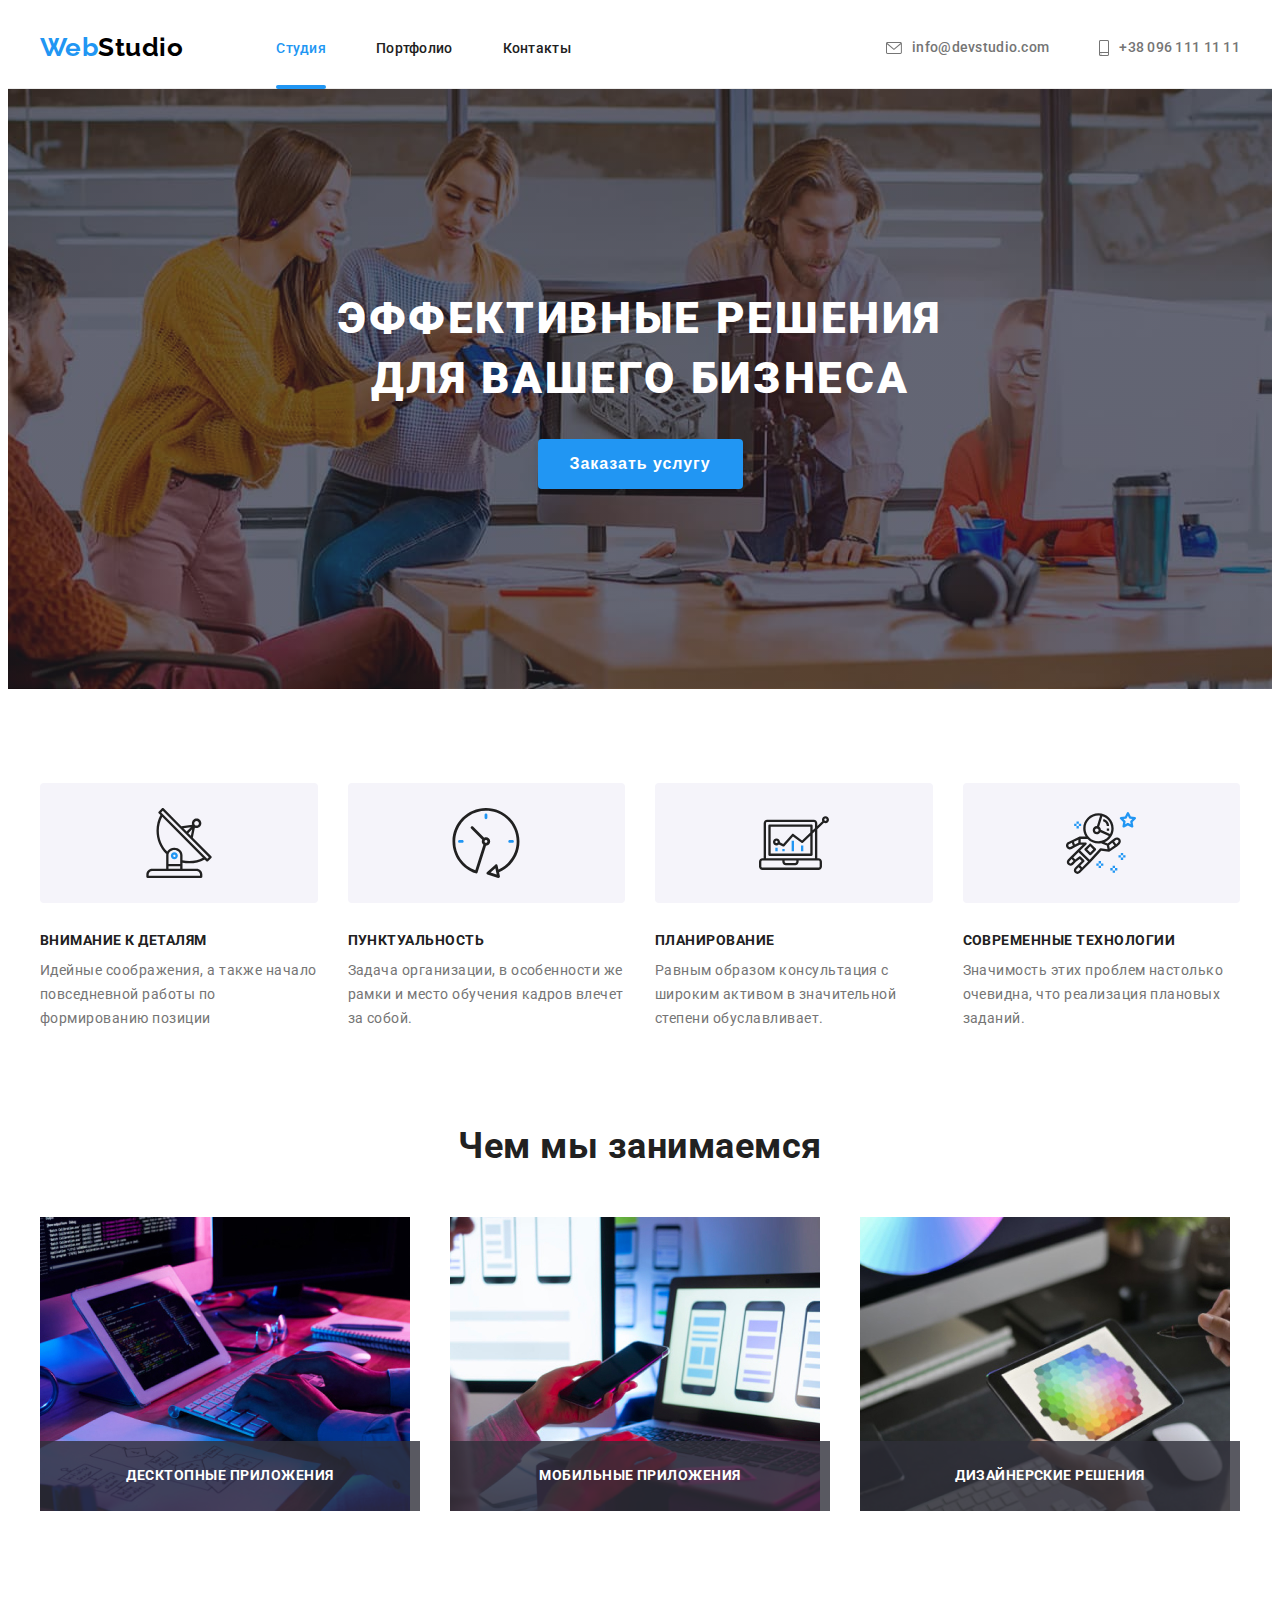
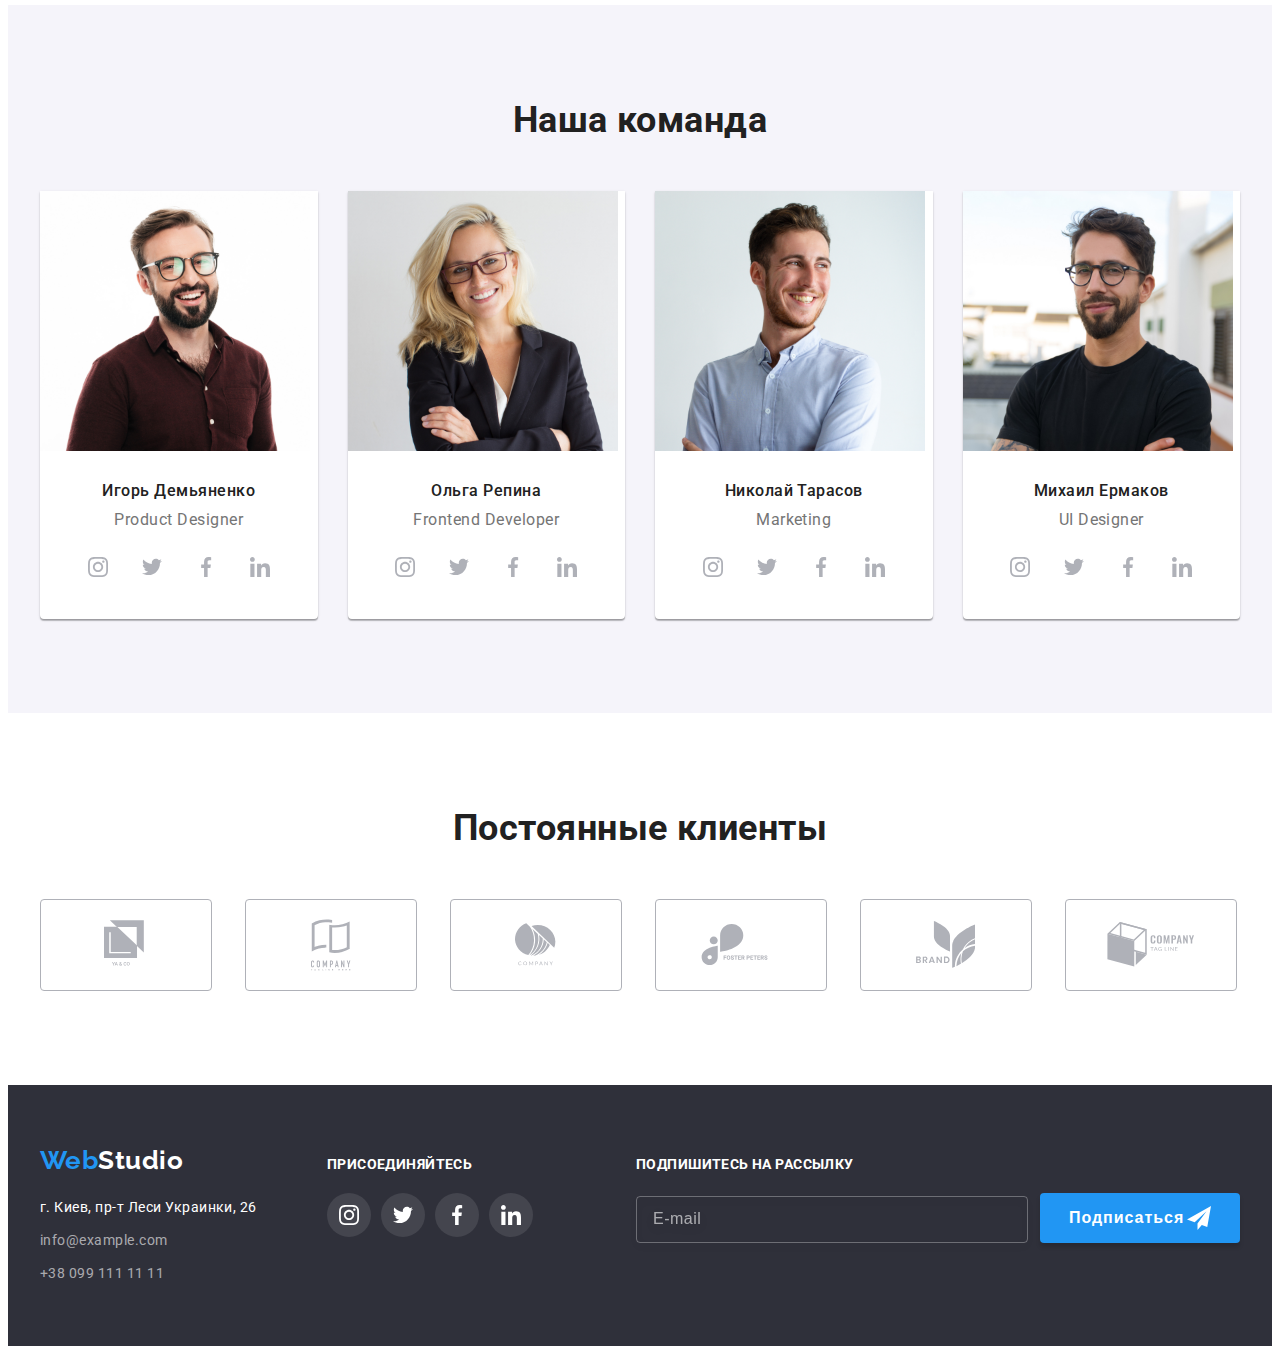
<file: index.html>
<!DOCTYPE html>
<html lang="ru">
  <head>
    <meta charset="UTF-8" />
    <meta name="viewport" content="width=device-width, initial-scale=1.0" />
    <title>Студия</title>
    <link
      rel="stylesheet"
      href="https://cdnjs.cloudflare.com/ajax/libs/modern-normalize/1.0.0/modern-normalize.css"
      integrity="sha512-Zx6MlUMKSVJoQ+83OwhdILe8cSEsCzfqThJd7J/VA2UrK6Ctj85p+xzqfyuNXE5B1k25uUdmJ2OzItbBy9GHAQ=="
      crossorigin="anonymous"
    />
    <link rel="preconnect" href="https://fonts.gstatic.com" />
    <link
      href="https://fonts.googleapis.com/css2?family=Raleway:wght@700&family=Roboto:wght@400;500;700;900&display=swap"
      rel="stylesheet"
    />
    <link rel="stylesheet" href="./css/main.min.css" />
  </head>
  <body>
    <header class="page-header">
      <div class="container page-header__container">
        <nav class="nav-menu">
          <a href="index.html" lang="en" class="logo logo--light link"
            ><span class="logo__accent-text">Web</span>Studio</a
          >
          <ul class="site-nav list">
            <li class="site-nav__item">
              <a href="index.html" class="site-nav__link current link"
                >Студия</a
              >
            </li>
            <li class="site-nav__item">
              <a href="./portfolio.html" class="site-nav__link link"
                >Портфолио</a
              >
            </li>
            <li class="site-nav__item">
              <a href="Контакты" class="site-nav__link link">Контакты</a>
            </li>
          </ul>
        </nav>
        <ul class="contact list">
          <li class="contact__item">
            <a
              href="mailto:info@devstudio.com"
              class="contact__link link"
              aria-label="mail"
            >
              <svg class="contact__icon" width="16" height="12">
                <use href="./images/icon.svg#icon-envelope-hover"></use>
              </svg>
              info@devstudio.com</a
            >
          </li>
          <li class="contact__item">
            <a
              href="tel:+380961111111"
              class="contact__link link"
              aria-label="call"
            >
              <svg class="contact__icon" width="10" height="16">
                <use href="./images/icon.svg#icon-smartphone"></use>
              </svg>
              +38 096 111 11 11</a
            >
          </li>
        </ul>
      </div>
    </header>
    <main>
      <!--Hero-->

      <section class="hero hero-container">
        <h1 class="hero__title">Эффективные решения для вашего бизнеса</h1>
        <button type="button" class="btn" data-modal-open>
          Заказать услугу
        </button>
      </section>

      <!--Features-->

      <section class="section section-features">
        <div class="container">
          <h2 class="section-title visually-hidden">Особенности</h2>
          <ul class="features list">
            <li class="features__item">
              <div class="features__wrappper">
                <svg class="features__icon" width="70" height="70">
                  <use href="./images/icon.svg#icon-antenna-1"></use>
                </svg>
              </div>
              <h3 class="features__title">Внимание к деталям</h3>
              <p class="features__text">
                Идейные соображения, а также начало повседневной работы по
                формированию позиции
              </p>
            </li>
            <li class="features__item">
              <div class="features__wrappper">
                <svg class="features__icon" width="70" height="70">
                  <use href="./images/icon.svg#icon-clock-1"></use>
                </svg>
              </div>
              <h3 class="features__title">Пунктуальность</h3>
              <p class="features__text">
                Задача организации, в особенности же рамки и место обучения
                кадров влечет за собой.
              </p>
            </li>
            <li class="features__item">
              <div class="features__wrappper">
                <svg class="features__icon" width="70" height="70">
                  <use href="./images/icon.svg#icon-diagram-1"></use>
                </svg>
              </div>
              <h3 class="features__title">Планирование</h3>
              <p class="features__text">
                Равным образом консультация с широким активом в значительной
                степени обуславливает.
              </p>
            </li>
            <li class="features__item">
              <div class="features__wrappper">
                <svg class="features__icon" width="70" height="70">
                  <use href="./images/icon.svg#icon-astronaut-1"></use>
                </svg>
              </div>
              <h3 class="features__title">Современные технологии</h3>
              <p class="features__text">
                Значимость этих проблем настолько очевидна, что реализация
                плановых заданий.
              </p>
            </li>
          </ul>
        </div>
      </section>

      <!--Our work-->

      <section class="section">
        <div class="container">
          <h2 class="section-title">Чем мы занимаемся</h2>
          <ul class="work list">
            <li class="work__item">
              <div class="work-wrapper">
                <img
                  src="./images/img-1.jpg"
                  alt="Разработка приложений на компьютер"
                  width="370"
                  height="294"
                />
                <p class="work-wrapper__text">Десктопные приложения</p>
              </div>
            </li>
            <li class="work__item">
              <div class="work-wrapper">
                <img
                  src="./images/img-2.jpg"
                  alt="Разработка приложений на телефон"
                  width="370"
                  height="294"
                />
                <p class="work-wrapper__text">Мобильные приложения</p>
              </div>
            </li>
            <li class="work__item">
              <div class="work-wrapper">
                <img
                  src="./images/img-3.jpg"
                  alt="Разработка приложений на планшет"
                  width="370"
                  height="294"
                />
                <p class="work-wrapper__text">Дизайнерские решения</p>
              </div>
            </li>
          </ul>
        </div>
      </section>

      <!--Team-->

      <section class="section employees">
        <div class="container">
          <h2 class="section-title">Наша команда</h2>
          <ul class="team list">
            <li class="team__item">
              <img
                src="./images/employee-1.jpg"
                alt="Продуктовый дизайнер"
                width="270"
                height="260"
              />
              <div class="team-card">
                <h3 class="team-card__title">Игорь Демьяненко</h3>
                <p lang="en" class="team-card__text">Product Designer</p>
                <ul class="social list">
                  <li class="social__item">
                    <a
                      class="social__link social__link--light"
                      href="https://www.instagram.com/?hl=ru"
                    >
                      <svg class="social__team-icon" width="20" height="20">
                        <use href="./images/icon.svg#icon-instagram-2"></use>
                      </svg>
                    </a>
                  </li>
                  <li class="social__item">
                    <a
                      class="social__link social__link--light"
                      href="https://twitter.com/?lang=ru"
                    >
                      <svg class="social__team-icon" width="20" height="20">
                        <use href="./images/icon.svg#icon-twitter-1"></use>
                      </svg>
                    </a>
                  </li>
                  <li class="social__item">
                    <a
                      class="social__link social__link--light"
                      href="https://www.facebook.com/"
                    >
                      <svg class="social__team-icon" width="20" height="20">
                        <use href="./images/icon.svg#icon-facebook-1"></use>
                      </svg>
                    </a>
                  </li>
                  <li class="social__item">
                    <a
                      class="social__link social__link--light"
                      href="https://www.linkedin.com/"
                      ><svg class="social__team-icon" width="20" height="20">
                        <use href="./images/icon.svg#icon-linkedin-1"></use>
                      </svg>
                    </a>
                  </li>
                </ul>
              </div>
            </li>
            <li class="team__item">
              <img
                src="./images/employee-2.jpg"
                alt="Разработчик пользовательского интерфейса"
                width="270"
                height="260"
              />
              <div class="team-card">
                <h3 class="team-card__title">Ольга Репина</h3>
                <p lang="en" class="team-card__text">Frontend Developer</p>
                <ul class="social list">
                  <li class="social__item">
                    <a
                      class="social__link social__link--light"
                      href="https://www.instagram.com/?hl=ru"
                    >
                      <svg class="social__team-icon" width="20" height="20">
                        <use href="./images/icon.svg#icon-instagram-2"></use>
                      </svg>
                    </a>
                  </li>
                  <li class="social__item">
                    <a
                      class="social__link social__link--light"
                      href="https://twitter.com/?lang=ru"
                    >
                      <svg class="social__team-icon" width="20" height="20">
                        <use href="./images/icon.svg#icon-twitter-1"></use>
                      </svg>
                    </a>
                  </li>
                  <li class="social__item">
                    <a
                      class="social__link social__link--light"
                      href="https://www.facebook.com/"
                    >
                      <svg class="social__team-icon" width="20" height="20">
                        <use href="./images/icon.svg#icon-facebook-1"></use>
                      </svg>
                    </a>
                  </li>
                  <li class="social__item">
                    <a
                      class="social__link social__link--light"
                      href="https://www.linkedin.com/"
                      ><svg class="social__team-icon" width="20" height="20">
                        <use href="./images/icon.svg#icon-linkedin-1"></use>
                      </svg>
                    </a>
                  </li>
                </ul>
              </div>
            </li>
            <li class="team__item">
              <img
                src="./images/employee-3.jpg"
                alt="Маркетолог"
                width="270"
                height="260"
              />
              <div class="team-card">
                <h3 class="team-card__title">Николай Тарасов</h3>
                <p lang="en" class="team-card__text">Marketing</p>
                <ul class="social list">
                  <li class="social__item">
                    <a
                      class="social__link social__link--light"
                      href="https://www.instagram.com/?hl=ru"
                    >
                      <svg class="social__team-icon" width="20" height="20">
                        <use href="./images/icon.svg#icon-instagram-2"></use>
                      </svg>
                    </a>
                  </li>
                  <li class="social__item">
                    <a
                      class="social__link social__link--light"
                      href="https://twitter.com/?lang=ru"
                    >
                      <svg class="social__team-icon" width="20" height="20">
                        <use href="./images/icon.svg#icon-twitter-1"></use>
                      </svg>
                    </a>
                  </li>
                  <li class="social__item">
                    <a
                      class="social__link social__link--light"
                      href="https://www.facebook.com/"
                    >
                      <svg class="social__team-icon" width="20" height="20">
                        <use href="./images/icon.svg#icon-facebook-1"></use>
                      </svg>
                    </a>
                  </li>
                  <li class="social__item">
                    <a
                      class="social__link social__link--light"
                      href="https://www.linkedin.com/"
                      ><svg class="social__team-icon" width="20" height="20">
                        <use href="./images/icon.svg#icon-linkedin-1"></use>
                      </svg>
                    </a>
                  </li>
                </ul>
              </div>
            </li>
            <li class="team__item">
              <img
                src="./images/employee-4.jpg"
                alt="Дизайнер"
                width="270"
                height="260"
              />
              <div class="team-card">
                <h3 class="team-card__title">Михаил Ермаков</h3>
                <p lang="en" class="team-card__text">UI Designer</p>

                <ul class="social list">
                  <li class="social__item">
                    <a
                      class="social__link social__link--light"
                      href="https://www.instagram.com/?hl=ru"
                    >
                      <svg class="social__team-icon" width="20" height="20">
                        <use href="./images/icon.svg#icon-instagram-2"></use>
                      </svg>
                    </a>
                  </li>
                  <li class="social__item">
                    <a
                      class="social__link social__link--light"
                      href="https://twitter.com/?lang=ru"
                    >
                      <svg class="social__team-icon" width="20" height="20">
                        <use href="./images/icon.svg#icon-twitter-1"></use>
                      </svg>
                    </a>
                  </li>
                  <li class="social__item">
                    <a
                      class="social__link social__link--light"
                      href="https://www.facebook.com/"
                    >
                      <svg class="social__team-icon" width="20" height="20">
                        <use href="./images/icon.svg#icon-facebook-1"></use>
                      </svg>
                    </a>
                  </li>
                  <li class="social__item">
                    <a
                      class="social__link social__link--light"
                      href="https://www.linkedin.com/"
                      ><svg class="social__team-icon" width="20" height="20">
                        <use href="./images/icon.svg#icon-linkedin-1"></use>
                      </svg>
                    </a>
                  </li>
                </ul>
              </div>
            </li>
          </ul>
        </div>
      </section>
      <!-- Our Clients -->
      <section class="section">
        <div class="container">
          <h2 class="section-title">Постоянные клиенты</h2>
          <ul class="client list">
            <li class="client__item">
              <a class="client__link link" href=""
                ><svg class="client__icon" width="44" height="49">
                  <use href="./images/icon.svg#icon-logo-1"></use>
                </svg>
              </a>
            </li>
            <li class="client__item">
              <a class="client__link link" href=""
                ><svg class="client__icon" width="40" height="52">
                  <use href="./images/icon.svg#icon-logo-2"></use>
                </svg>
              </a>
            </li>
            <li class="client__item">
              <a class="client__link link" href=""
                ><svg class="client__icon" width="41" height="43">
                  <use href="./images/icon.svg#icon-logo-3"></use>
                </svg>
              </a>
            </li>
            <li class="client__item">
              <a class="client__link link" href=""
                ><svg class="client__icon" width="80" height="42">
                  <use href="./images/icon.svg#icon-logo-4"></use>
                </svg>
              </a>
            </li>
            <li class="client__item">
              <a class="client__link link" href=""
                ><svg class="client__icon" width="59" height="47">
                  <use href="./images/icon.svg#icon-logo-5"></use>
                </svg>
              </a>
            </li>
            <li class="client__item">
              <a class="client__link link" href=""
                ><svg class="client__icon" width="88" height="45">
                  <use href="./images/icon.svg#icon-logo-6"></use>
                </svg>
              </a>
            </li>
          </ul>
        </div>
      </section>
    </main>
    <footer class="page-footer">
      <div class="container footer-container">
        <div class="address-container">
          <a href="index.html" lang="en" class="logo logo--dark link"
            ><span class="logo__accent-text">Web</span>Studio</a
          >
          <address class="address-menu">
            <ul class="address-nav list">
              <li class="address-nav__item">
                <a
                  href="https://goo.gl/maps/wcm8M9rtRjgam5ik7"
                  target="_blank"
                  rel="noreferrer noopener"
                  class="address-map link"
                  >г. Киев, пр-т Леси Украинки, 26</a
                >
              </li>
              <li class="address-nav__item">
                <a href="mailto:info@example.com" class="address-nav__link link"
                  >info@example.com</a
                >
              </li>
              <li class="address-nav__item">
                <a href="tel:+380991111111" class="address-nav__link link"
                  >+38 099 111 11 11</a
                >
              </li>
            </ul>
          </address>
        </div>
        <div class="social-container">
          <b class="social-title">присоединяйтесь</b>
          <ul class="social list">
            <li class="social__item">
              <a
                class="social__link social__link--dark link"
                href="https://www.instagram.com/?hl=ru"
              >
                <svg class="social__icon" width="20" height="20">
                  <use href="./images/icon.svg#icon-instagram-2"></use>
                </svg>
              </a>
            </li>
            <li class="social__item">
              <a
                class="social__link social__link--dark link"
                href="https://twitter.com/?lang=ru"
              >
                <svg class="social__icon" width="20" height="20">
                  <use href="./images/icon.svg#icon-twitter-1"></use>
                </svg>
              </a>
            </li>
            <li class="social__item">
              <a
                class="social__link social__link--dark link"
                href="https://www.facebook.com/"
              >
                <svg class="social__icon" width="20" height="20">
                  <use href="./images/icon.svg#icon-facebook-1"></use>
                </svg>
              </a>
            </li>
            <li class="social__item">
              <a
                class="social__link social__link--dark link"
                href="https://www.linkedin.com/"
                ><svg class="social__icon" width="20" height="20">
                  <use href="./images/icon.svg#icon-linkedin-1"></use>
                </svg>
              </a>
            </li>
          </ul>
        </div>
        <div class="form-container">
          <b class="social-title">Подпишитесь на рассылку</b>
          <form action="#" class="footer-form" autocomplete="off">
            <input
              type="email"
              name="email"
              class="footer__input"
              placeholder="E-mail"
              required
            />
            <button type="submit" class="btn footer__btn">
              Подписаться
              <svg class="icon-send" width="24" height="24">
                <use href="./images/icon.svg#icon-send"></use>
              </svg>
            </button>
          </form>
        </div>
      </div>
    </footer>
    <!-- Modal window -->
    <div class="backdrop is-hidden" data-modal>
      <div class="modal is-hidden__modal">
        <button type="button" class="modal__button" data-modal-close>
          <svg class="modal__icon-close" width="18" height="18">
            <use href="./images/icon.svg#icon-close"></use>
          </svg>
        </button>
        <b class="modal-title">Оставьте свои данные, мы вам перезвоним</b>
        <form action="#" class="form-modal" autocomplete="off">
          <label for="name" class="form-modal__label">Имя</label>
          <div class="form-modal__icon-position">
            <input
              type="text"
              name="user-name"
              id="name"
              class="form-modal__input"
              minlength="2"
              required
              autocomplete="off"
            />

            <svg class="form-modal__icon" width="18" height="18">
              <use href="./images/icon.svg#icon-person-black"></use>
            </svg>
          </div>
          <label for="phone" class="form-modal__label">Телефон</label>
          <div class="form-modal__icon-position">
            <input
              type="tel"
              name="user-phone"
              id="phone"
              class="form-modal__input"
              title="+38(код оператора)-111-11-11"
              required
            />
            <svg class="form-modal__icon" width="18" height="18">
              <use href="./images/icon.svg#icon-phone-black"></use>
            </svg>
          </div>
          <label for="email" class="form-modal__label">Почта</label>
          <div class="form-modal__icon-position">
            <input
              type="email"
              name="user-email"
              id="email"
              class="form-modal__input"
              required
            />
            <svg class="form-modal__icon" width="18" height="18">
              <use href="./images/icon.svg#icon-email-black"></use>
            </svg>
          </div>
          <label for="comment" class="form-modal__label">Комментарий</label>
          <textarea
            class="form-modal__textarea form-modal__input"
            name="user-comment"
            id="comment"
            placeholder="Введите текст"
            required
          ></textarea>
          <div class="form-modal__agreement">
            <input
              type="checkbox"
              class="form-modal__checkbox visually-hidden"
              name="user-agreement"
              id="agreement"
              required
            />
            <label for="agreement" class="form-modal__label-checkbox"
              >Соглашаюсь с рассылкой и принимаю&nbsp;
              <a href="#" class="form-modal__agree-link"
                >Условия договора</a
              ></label
            >
          </div>
          <button type="submit" class="btn form-modal__btn">Отправить</button>
        </form>
      </div>
    </div>
    <!-- Open and close modal window for hero button("Заказать услугу") -->
    <script src="./js/modal.js"></script>
  </body>
</html>
</file>
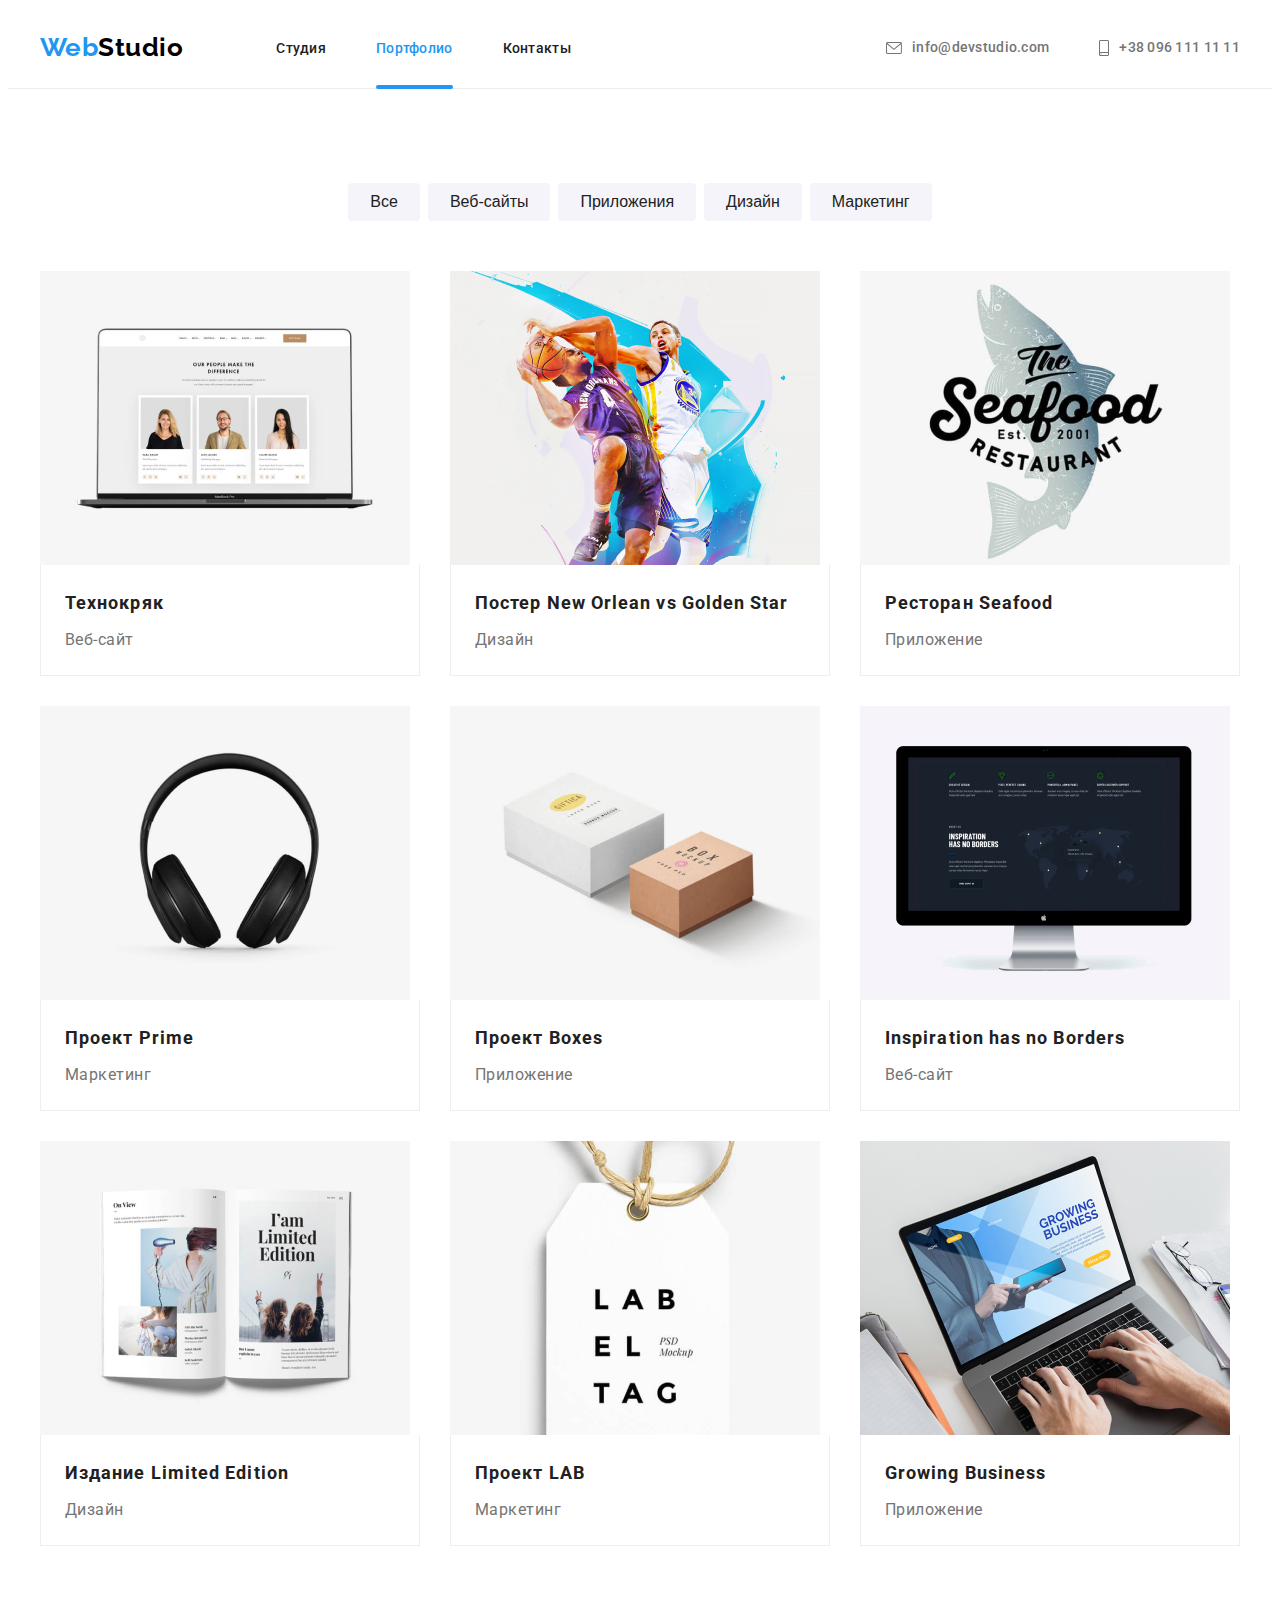
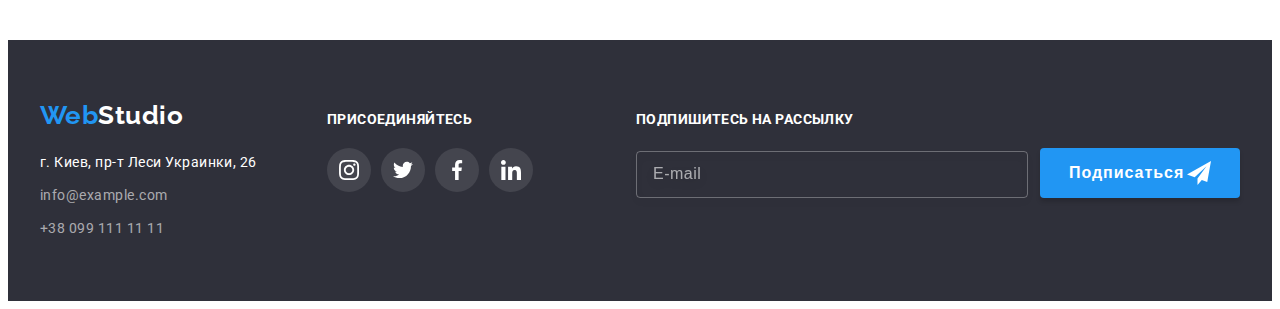
<file: portfolio.html>
<!DOCTYPE html>
<html lang="ru">
  <head>
    <meta charset="UTF-8" />
    <meta http-equiv="X-UA-Compatible" content="IE=edge" />
    <meta name="viewport" content="width=device-width, initial-scale=1.0" />
    <title>Портфолио</title>
    <link
      rel="stylesheet"
      href="https://cdnjs.cloudflare.com/ajax/libs/modern-normalize/1.0.0/modern-normalize.css"
      integrity="sha512-Zx6MlUMKSVJoQ+83OwhdILe8cSEsCzfqThJd7J/VA2UrK6Ctj85p+xzqfyuNXE5B1k25uUdmJ2OzItbBy9GHAQ=="
      crossorigin="anonymous"
    />
    <link rel="preconnect" href="https://fonts.gstatic.com" />
    <link
      href="https://fonts.googleapis.com/css2?family=Raleway:wght@700&family=Roboto:wght@400;500;700;900&display=swap"
      rel="stylesheet"
    />
    <link rel="stylesheet" href="./css/portfolio.min.css" />
  </head>
  <body>
    <header class="page-header">
      <div class="container page-header__container">
        <nav class="nav-menu">
          <a href="index.html" lang="en" class="logo logo--light link"
            ><span class="logo__accent-text">Web</span>Studio</a
          >
          <ul class="site-nav list">
            <li class="site-nav__item">
              <a href="index.html" class="site-nav__link link">Студия</a>
            </li>
            <li class="site-nav__item">
              <a href="./portfolio.html" class="site-nav__link current link"
                >Портфолио</a
              >
            </li>
            <li class="site-nav__item">
              <a href="Контакты" class="site-nav__link link">Контакты</a>
            </li>
          </ul>
        </nav>
        <ul class="contact list">
          <li class="contact__item">
            <a
              href="mailto:info@devstudio.com"
              class="contact__link link"
              aria-label="mail"
            >
              <svg class="contact__icon" width="16" height="12">
                <use href="./images/icon.svg#icon-envelope-hover"></use>
              </svg>
              info@devstudio.com</a
            >
          </li>
          <li class="contact__item">
            <a
              href="tel:+380961111111"
              class="contact__link link"
              aria-label="call"
            >
              <svg class="contact__icon" width="10" height="16">
                <use href="./images/icon.svg#icon-smartphone"></use>
              </svg>
              +38 096 111 11 11</a
            >
          </li>
        </ul>
      </div>
    </header>
    <main>
      <!--Our project-->

      <section class="section">
        <div class="container">
          <h1 class="visually-hidden">Проекты</h1>
          <!--filter-->

          <ul class="filter list">
            <li class="filter__item">
              <button type="button" class="filter__btn">Все</button>
            </li>
            <li class="filter__item">
              <button type="button" class="filter__btn">Веб-сайты</button>
            </li>
            <li class="filter__item">
              <button type="button" class="filter__btn">Приложения</button>
            </li>
            <li class="filter__item">
              <button type="button" class="filter__btn">Дизайн</button>
            </li>
            <li class="filter__item">
              <button type="button" class="filter__btn">Маркетинг</button>
            </li>
          </ul>
          <ul class="project list">
            <li class="project__item">
              <a href="" class="project__link link">
                <div class="animation-overlay">
                  <img
                    src="./images/portfolio/port1.jpg"
                    alt="Сайт Технокряк"
                    width="370"
                    height="294"
                  />
                  <div class="animation-overlay__card">
                    <p class="animation-overlay__text">
                      Технокряк это современная площадка распространения
                      коронавируса. Компании используют эту платформу для
                      цифрового шпионажа и атак на защищённые сервера
                      конкурентов.
                    </p>
                  </div>
                </div>

                <div class="project-card">
                  <h2 class="project-card__title">Технокряк</h2>
                  <p class="project-card__text">Веб-сайт</p>
                </div>
              </a>
            </li>
            <li class="project__item">
              <a href="" class="project__link link">
                <div class="animation-overlay">
                  <img
                    src="./images/portfolio/port2.jpg"
                    alt="Дизайн спортивного сайта"
                    width="370"
                    height="294"
                  />
                  <div class="animation-overlay__card">
                    <p class="animation-overlay__text">
                      Технокряк это современная площадка распространения
                      коронавируса. Компании используют эту платформу для
                      цифрового шпионажа и атак на защищённые сервера
                      конкурентов.
                    </p>
                  </div>
                </div>

                <div class="project-card">
                  <h2 class="project-card__title">
                    Постер New Orlean vs Golden Star
                  </h2>
                  <p class="project-card__text">Дизайн</p>
                </div>
              </a>
            </li>
            <li class="project__item">
              <a href="" class="project__link link">
                <div class="animation-overlay">
                  <img
                    src="./images/portfolio/port3.jpg"
                    alt="Веб приложения ресторона морской кухни"
                    width="370"
                    height="294"
                  />
                  <div class="animation-overlay__card">
                    <p class="animation-overlay__text">
                      Технокряк это современная площадка распространения
                      коронавируса. Компании используют эту платформу для
                      цифрового шпионажа и атак на защищённые сервера
                      конкурентов.
                    </p>
                  </div>
                </div>

                <div class="project-card">
                  <h2 class="project-card__title">Ресторан Seafood</h2>
                  <p class="project-card__text">Приложение</p>
                </div>
              </a>
            </li>
            <li class="project__item">
              <a href="" class="project__link link">
                <div class="animation-overlay">
                  <img
                    src="./images/portfolio/port4.jpg"
                    alt="Проект Прайм"
                    width="370"
                    height="294"
                  />
                  <div class="animation-overlay__card">
                    <p class="animation-overlay__text">
                      Технокряк это современная площадка распространения
                      коронавируса. Компании используют эту платформу для
                      цифрового шпионажа и атак на защищённые сервера
                      конкурентов.
                    </p>
                  </div>
                </div>

                <div class="project-card">
                  <h2 class="project-card__title">Проект Prime</h2>
                  <p class="project-card__text">Маркетинг</p>
                </div>
              </a>
            </li>
            <li class="project__item">
              <a href="" class="project__link link">
                <div class="animation-overlay">
                  <img
                    src="./images/portfolio/port5.jpg"
                    alt="Веб приложения про коробки "
                    width="370"
                    height="294"
                  />
                  <div class="animation-overlay__card">
                    <p class="animation-overlay__text">
                      Технокряк это современная площадка распространения
                      коронавируса. Компании используют эту платформу для
                      цифрового шпионажа и атак на защищённые сервера
                      конкурентов.
                    </p>
                  </div>
                </div>

                <div class="project-card">
                  <h2 class="project-card__title">Проект Boxes</h2>
                  <p class="project-card__text">Приложение</p>
                </div>
              </a>
            </li>
            <li class="project__item">
              <a href="" class="project__link link">
                <div class="animation-overlay">
                  <img
                    src="./images/portfolio/port6.jpg"
                    alt=" Сайт о вдохновении"
                    width="370"
                    height="294"
                  />
                  <div class="animation-overlay__card">
                    <p class="animation-overlay__text">
                      Технокряк это современная площадка распространения
                      коронавируса. Компании используют эту платформу для
                      цифрового шпионажа и атак на защищённые сервера
                      конкурентов.
                    </p>
                  </div>
                </div>

                <div class="project-card">
                  <h2 class="project-card__title" lang="en">
                    Inspiration has no Borders
                  </h2>
                  <p class="project-card__text">Веб-сайт</p>
                </div>
              </a>
            </li>
            <li class="project__item">
              <a href="" class="project__link link">
                <div class="animation-overlay">
                  <img
                    src="./images/portfolio/port7.jpg"
                    alt="Дизайн журнала"
                    width="370"
                    height="294"
                  />
                  <div class="animation-overlay__card">
                    <p class="animation-overlay__text">
                      Технокряк это современная площадка распространения
                      коронавируса. Компании используют эту платформу для
                      цифрового шпионажа и атак на защищённые сервера
                      конкурентов.
                    </p>
                  </div>
                </div>

                <div class="project-card">
                  <h2 class="project-card__title">Издание Limited Edition</h2>
                  <p class="project-card__text">Дизайн</p>
                </div>
              </a>
            </li>
            <li class="project__item">
              <a href="" class="project__link link">
                <div class="animation-overlay">
                  <img
                    src="./images/portfolio/port8.jpg"
                    alt="Крутой проект"
                    width="370"
                    height="294"
                  />
                  <div class="animation-overlay__card">
                    <p class="animation-overlay__text">
                      Технокряк это современная площадка распространения
                      коронавируса. Компании используют эту платформу для
                      цифрового шпионажа и атак на защищённые сервера
                      конкурентов.
                    </p>
                  </div>
                </div>

                <div class="project-card">
                  <h2 class="project-card__title">Проект LAB</h2>
                  <p class="project-card__text">Маркетинг</p>
                </div>
              </a>
            </li>
            <li class="project__item">
              <a href="" class="project__link link">
                <div class="animation-overlay">
                  <img
                    src="./images/portfolio/port9.jpg"
                    alt="Веб приложение для бизнеса"
                    width="370"
                    height="294"
                  />
                  <div class="animation-overlay__card">
                    <p class="animation-overlay__text">
                      Технокряк это современная площадка распространения
                      коронавируса. Компании используют эту платформу для
                      цифрового шпионажа и атак на защищённые сервера
                      конкурентов.
                    </p>
                  </div>
                </div>

                <div class="project-card">
                  <h2 class="project-card__title" lang="en">
                    Growing Business
                  </h2>
                  <p class="project-card__text">Приложение</p>
                </div>
              </a>
            </li>
          </ul>
        </div>
      </section>
    </main>
    <footer class="page-footer">
      <div class="container footer-container">
        <div class="address-container">
          <a href="index.html" lang="en" class="logo logo--dark link"
            ><span class="logo__accent-text">Web</span>Studio</a
          >
          <address class="address-menu">
            <ul class="address-nav list">
              <li class="address-nav__item">
                <a
                  href="https://goo.gl/maps/wcm8M9rtRjgam5ik7"
                  target="_blank"
                  rel="noreferrer noopener"
                  class="address-map link"
                  >г. Киев, пр-т Леси Украинки, 26</a
                >
              </li>
              <li class="address-nav__item">
                <a href="mailto:info@example.com" class="address-nav__link link"
                  >info@example.com</a
                >
              </li>
              <li class="address-nav__item">
                <a href="tel:+380991111111" class="address-nav__link link"
                  >+38 099 111 11 11</a
                >
              </li>
            </ul>
          </address>
        </div>
        <div class="social-container">
          <b class="social-title">присоединяйтесь</b>
          <ul class="social list">
            <li class="social__item">
              <a
                class="social__link social__link--dark link"
                href="https://www.instagram.com/?hl=ru"
              >
                <svg class="social__icon" width="20" height="20">
                  <use href="./images/icon.svg#icon-instagram-2"></use>
                </svg>
              </a>
            </li>
            <li class="social__item">
              <a
                class="social__link social__link--dark link"
                href="https://twitter.com/?lang=ru"
              >
                <svg class="social__icon" width="20" height="20">
                  <use href="./images/icon.svg#icon-twitter-1"></use>
                </svg>
              </a>
            </li>
            <li class="social__item">
              <a
                class="social__link social__link--dark link"
                href="https://www.facebook.com/"
              >
                <svg class="social__icon" width="20" height="20">
                  <use href="./images/icon.svg#icon-facebook-1"></use>
                </svg>
              </a>
            </li>
            <li class="social__item">
              <a
                class="social__link social__link--dark link"
                href="https://www.linkedin.com/"
                ><svg class="social__icon" width="20" height="20">
                  <use href="./images/icon.svg#icon-linkedin-1"></use>
                </svg>
              </a>
            </li>
          </ul>
        </div>
        <div class="form-container">
          <b class="social-title">Подпишитесь на рассылку</b>
          <form action="#" class="footer-form" autocomplete="off">
            <input
              type="email"
              name="email"
              class="footer__input"
              placeholder="E-mail"
              required
            />
            <button type="submit" class="btn footer__btn">
              Подписаться
              <svg class="icon-send" width="24" height="24">
                <use href="./images/icon.svg#icon-send"></use>
              </svg>
            </button>
          </form>
        </div>
      </div>
    </footer>
  </body>
</html>
</file>
<file: css/main.min.css>
:root{--primary-text-color: #757575;--title-text-color: #212121;--additional-text-color: #ffffff;--accent-text-color: #2196f3;--primary-bgr-color: #ffffff;--bg-additional-color: #2f303a;--accent-bg-color: #2196f3;--bg-additional2-color: #f5f4fa;--hover-button: #188ce8;--primary-font: 'Roboto', sans-serif;--second-font: 'Raleway', sans-serif}.visually-hidden{position:absolute !important;clip:rect(1px 1px 1px 1px);clip:rect(1px 1px 1px 1px);padding:0 !important;border:0 !important;height:1px !important;width:1px !important;overflow:hidden}body{color:var(--primary-text-color);background-color:var(--primary-bgr-color);font-family:var(--primary-font);font-weight:normal;letter-spacing:0.03em}img{display:block}.list{list-style:none;margin:0;padding:0}.link{text-decoration:none}.container{margin-left:auto;margin-right:auto;width:1200px;padding-left:15px;padding-right:15px}.btn{min-width:200px;color:var(--additional-text-color);background-color:var(--accent-bg-color);border-radius:4px;border:none;font-weight:bold;font-size:16px;line-height:1.87;text-align:center;letter-spacing:0.06em;cursor:pointer;padding:10px 32px;-webkit-box-shadow:0px 4px 4px rgba(0,0,0,0.15);box-shadow:0px 4px 4px rgba(0,0,0,0.15);-webkit-transition:background-color 250ms cubic-bezier(0.4, 0, 0.2, 1);transition:background-color 250ms cubic-bezier(0.4, 0, 0.2, 1)}.btn:hover,.btn:focus{background-color:var(--hover-button)}.section{padding-top:94px;padding-bottom:94px}.section-title{margin-top:0;margin-bottom:50px;color:var(--title-text-color);font-weight:bold;font-size:36px;line-height:1.17;text-align:center}.social{display:-webkit-box;display:-ms-flexbox;display:flex;-webkit-box-pack:center;-ms-flex-pack:center;justify-content:center}.social__item:not(:last-child){margin-right:10px}.social__link{width:44px;height:44px;border-radius:50%;display:-webkit-box;display:-ms-flexbox;display:flex;-webkit-box-pack:center;-ms-flex-pack:center;justify-content:center;-webkit-box-align:center;-ms-flex-align:center;align-items:center;-webkit-transition:background-color 250ms cubic-bezier(0.4, 0, 0.2, 1);transition:background-color 250ms cubic-bezier(0.4, 0, 0.2, 1)}.logo{font-family:var(--second-font);font-weight:bold;font-size:26px;line-height:1.2}.logo__accent-text{color:var(--accent-text-color)}.backdrop{position:fixed;top:0;left:0;width:100%;height:100%;background-color:rgba(0,0,0,0.2);opacity:1;-webkit-transition:opacity 250ms cubic-bezier(0.4, 0, 0.2, 1);transition:opacity 250ms cubic-bezier(0.4, 0, 0.2, 1)}.is-hidden{opacity:0;visibility:visible;pointer-events:none}.is-hidden .is-hidden__modal{-webkit-transform:rotateY(90deg) translate(-50%, -50%);transform:rotateY(90deg) translate(-50%, -50%)}.modal{position:absolute;min-width:528px;min-height:581px;top:50%;left:50%;-webkit-transform:translate(-50%, -50%) rotateY(0deg);transform:translate(-50%, -50%) rotateY(0deg);background-color:var(--primary-bgr-color);-webkit-box-shadow:0px 1px 3px rgba(0,0,0,0.12),0px 1px 1px rgba(0,0,0,0.14),0px 2px 1px rgba(0,0,0,0.2);box-shadow:0px 1px 3px rgba(0,0,0,0.12),0px 1px 1px rgba(0,0,0,0.14),0px 2px 1px rgba(0,0,0,0.2);border-radius:4px;-webkit-transition:-webkit-transform 250ms cubic-bezier(0.4, 0, 0.2, 1);transition:-webkit-transform 250ms cubic-bezier(0.4, 0, 0.2, 1);transition:transform 250ms cubic-bezier(0.4, 0, 0.2, 1);transition:transform 250ms cubic-bezier(0.4, 0, 0.2, 1), -webkit-transform 250ms cubic-bezier(0.4, 0, 0.2, 1);padding:40px}.modal__button{position:absolute;top:8px;right:8px;width:30px;height:30px;border-radius:50%;display:-webkit-box;display:-ms-flexbox;display:flex;-webkit-box-pack:center;-ms-flex-pack:center;justify-content:center;-webkit-box-align:center;-ms-flex-align:center;align-items:center;outline:none;border:1px solid rgba(0,0,0,0.1);background-color:var(--primary-bgr-color);cursor:pointer}.modal__button:focus{color:var(--accent-bg-color)}.modal__icon-close{fill:currentColor;-webkit-transition:fill 250ms cubic-bezier(0.4, 0, 0.2, 1);transition:fill 250ms cubic-bezier(0.4, 0, 0.2, 1)}.modal__button:hover .modal__icon-close{fill:var(--accent-bg-color)}.modal-title{font-style:normal;font-weight:bold;font-size:20px;line-height:1.15;text-align:center;letter-spacing:0.03em;margin:0;color:var(--title-text-color);margin-bottom:12px;display:block}.form-modal{display:-webkit-box;display:-ms-flexbox;display:flex;-webkit-box-orient:vertical;-webkit-box-direction:normal;-ms-flex-direction:column;flex-direction:column;-webkit-box-pack:center;-ms-flex-pack:center;justify-content:center;margin:0;padding:0}.form-modal__label{position:relative;display:-webkit-box;display:-ms-flexbox;display:flex;-webkit-box-pack:start;-ms-flex-pack:start;justify-content:flex-start;font-weight:normal;font-size:12px;letter-spacing:0.01em;margin-bottom:4px;cursor:pointer}.form-modal__input{width:100%;height:40px;border:1px solid rgba(33,33,33,0.2);border-radius:4px;padding:11px 42px;-webkit-transition:border-color 250ms cubic-bezier(0.4, 0, 0.2, 1);transition:border-color 250ms cubic-bezier(0.4, 0, 0.2, 1)}.form-modal__input:focus{border-color:var(--accent-bg-color);outline:none}.form-modal__textarea{resize:none;width:100%;height:120px;padding:12px 16px;border:1px solid rgba(33,33,33,0.2);border-radius:4px;margin-bottom:20px}.form-modal__textarea::-webkit-input-placeholder{font-weight:normal;font-size:12px;line-height:1.17;letter-spacing:0.01em;color:rgba(117,117,117,0.5)}.form-modal__textarea:-ms-input-placeholder{font-weight:normal;font-size:12px;line-height:1.17;letter-spacing:0.01em;color:rgba(117,117,117,0.5)}.form-modal__textarea::-ms-input-placeholder{font-weight:normal;font-size:12px;line-height:1.17;letter-spacing:0.01em;color:rgba(117,117,117,0.5)}.form-modal__textarea::placeholder{font-weight:normal;font-size:12px;line-height:1.17;letter-spacing:0.01em;color:rgba(117,117,117,0.5)}.form-modal__icon-position{position:relative;margin-bottom:10px}.form-modal__icon{position:absolute;top:50%;left:12px;-webkit-transform:translateY(-50%);transform:translateY(-50%)}.form-modal__input:focus+.form-modal__icon{fill:var(--accent-bg-color);-webkit-transition:fill 250ms cubic-bezier(0.4, 0, 0.2, 1);transition:fill 250ms cubic-bezier(0.4, 0, 0.2, 1)}.form-modal__agreement{display:-webkit-box;display:-ms-flexbox;display:flex;-webkit-box-align:center;-ms-flex-align:center;align-items:center;-webkit-box-pack:center;-ms-flex-pack:center;justify-content:center;margin-bottom:30px}.form-modal__checkbox{margin-right:7px}.form-modal__label-checkbox{display:-webkit-box;display:-ms-flexbox;display:flex;-webkit-box-align:center;-ms-flex-align:center;align-items:center;font-weight:normal;font-size:14px;line-height:1.71;color:var(--primary-text-color)}.form-modal__label-checkbox::before{display:block;content:'';width:16px;height:16px;border:2px solid #000000;margin-right:7px;border-radius:2px;cursor:pointer}.form-modal__checkbox:checked+.form-modal__label-checkbox::before{background-color:var(--accent-bg-color);background-image:url(../images/check.svg);background-repeat:no-repeat;background-position:center;border:2px solid var(--accent-bg-color);border-radius:2px}.form-modal__checkbox:focus+.form-modal__label-checkbox::before{-webkit-box-shadow:0 0 0 1px var(--accent-bg-color);box-shadow:0 0 0 1px var(--accent-bg-color);border:transparent}.form-modal__agree-link{font-weight:normal;font-size:14px;line-height:1.71;color:var(--accent-text-color);display:inline-block;text-decoration:underline;-webkit-transition:color 250ms cubic-bezier(0.4, 0, 0.2, 1);transition:color 250ms cubic-bezier(0.4, 0, 0.2, 1)}.form-modal__agree-link:hover,.form-modal__agree-link:focus{color:var(--hover-button)}.form-modal__btn{display:-webkit-box;display:-ms-flexbox;display:flex;-ms-flex-item-align:center;align-self:center;-webkit-box-pack:center;-ms-flex-pack:center;justify-content:center}.page-header{background-color:var(--primary-bgr-color);padding-top:24px;padding-bottom:25px;border-bottom:1px solid #ececec}.page-header__container{display:-webkit-box;display:-ms-flexbox;display:flex;-webkit-box-align:center;-ms-flex-align:center;align-items:center}.logo--light{color:#000000}.nav-menu{display:-webkit-box;display:-ms-flexbox;display:flex;-webkit-box-align:center;-ms-flex-align:center;align-items:center}.site-nav{margin-left:93px;display:-webkit-box;display:-ms-flexbox;display:flex;-webkit-box-align:center;-ms-flex-align:center;align-items:center}.site-nav__item{position:relative}.site-nav__item:not(:last-child){margin-right:50px}.site-nav__link{color:var(--title-text-color);font-weight:500;font-size:14px;line-height:1.14;letter-spacing:0.02em;padding-top:32px;padding-bottom:32px;-webkit-transition:color 250ms cubic-bezier(0.4, 0, 0.2, 1);transition:color 250ms cubic-bezier(0.4, 0, 0.2, 1)}.site-nav__link:focus,.site-nav__link:hover{color:var(--accent-text-color)}.current{color:var(--accent-text-color)}.current::after{position:absolute;display:block;content:'';width:100%;height:4px;border-radius:2px;background-color:var(--accent-bg-color);bottom:-32px}.contact{display:-webkit-box;display:-ms-flexbox;display:flex;-webkit-box-align:center;-ms-flex-align:center;align-items:center;margin-left:auto}.contact__item:not(:last-child){margin-right:50px}.contact__link{color:var(--primary-text-color);fill:var(--primary-text-color);font-weight:500;font-size:14px;line-height:1.14;letter-spacing:0.02em;display:-webkit-box;display:-ms-flexbox;display:flex;-webkit-box-align:center;-ms-flex-align:center;align-items:center;-webkit-transition:color 250ms cubic-bezier(0.4, 0, 0.2, 1);transition:color 250ms cubic-bezier(0.4, 0, 0.2, 1)}.contact__link:focus,.contact__link:hover{color:var(--accent-text-color);fill:var(--accent-text-color)}.contact__icon{margin-right:10px;-webkit-transition:fill 250ms cubic-bezier(0.4, 0, 0.2, 1);transition:fill 250ms cubic-bezier(0.4, 0, 0.2, 1)}.contact__icon:hover,.contact__icon:focus{fill:var(--accent-text-color)}.hero{background-color:#c4c4c4;padding-top:200px;padding-bottom:200px}.hero-container{max-width:1600px;text-align:center;margin:0 auto;background-image:-webkit-gradient(linear, left top, left bottom, from(rgba(47,48,58,0.4)), to(rgba(47,48,58,0.4))),url(../images/hero/hero.jpg);background-image:linear-gradient(rgba(47,48,58,0.4), rgba(47,48,58,0.4)),url(../images/hero/hero.jpg);background-repeat:no-repeat;background-position:center;background-size:cover}.hero__title{margin-top:0;color:var(--additional-text-color);font-weight:900;font-size:44px;line-height:1.36;letter-spacing:0.06em;text-transform:uppercase;width:696px;margin:0 auto 30px}.section-features{padding-bottom:0}.features{display:-webkit-box;display:-ms-flexbox;display:flex;-ms-flex-wrap:wrap;flex-wrap:wrap;margin-left:-30px;margin-top:-30px}.features__item{-ms-flex-preferred-size:calc((100% - 4 * 30px) / 4);flex-basis:calc((100% - 4 * 30px) / 4);margin-left:30px;margin-top:30px}.features__title{margin-top:0;margin-bottom:10px;color:var(--title-text-color);font-weight:bold;font-size:14px;line-height:1.14;text-transform:uppercase}.features__text{margin-top:0;margin-bottom:0;font-size:14px;line-height:1.71}.features__wrappper{display:-webkit-box;display:-ms-flexbox;display:flex;-webkit-box-pack:center;-ms-flex-pack:center;justify-content:center;-webkit-box-align:center;-ms-flex-align:center;align-items:center;background-color:var(--bg-additional2-color);border-radius:4px;margin-bottom:30px;padding:25px 100px}.features__icon{fill:var(--title-text-color)}.work{display:-webkit-box;display:-ms-flexbox;display:flex;-ms-flex-wrap:wrap;flex-wrap:wrap;margin-top:-30px;margin-left:-30px}.work__item{-ms-flex-preferred-size:calc(100% / 3 - 30px);flex-basis:calc(100% / 3 - 30px);margin-top:30px;margin-left:30px}.work-wrapper{position:relative}.work-wrapper::before{position:absolute;content:'';width:100%;background-color:rgba(47,48,58,0.8);height:70px;bottom:0;right:0}.work-wrapper__text{position:absolute;font-style:normal;font-weight:bold;font-size:14px;line-height:1.14;text-align:center;text-transform:uppercase;margin-top:0;margin-bottom:0;color:var(--additional-text-color);width:100%;bottom:0;right:0;padding:27px 0}.employees{background-color:var(--bg-additional2-color)}.team{display:-webkit-box;display:-ms-flexbox;display:flex;-ms-flex-wrap:wrap;flex-wrap:wrap;margin-top:-30px;margin-left:-30px}.team__item{-ms-flex-preferred-size:calc((100% - 4 * 30px) / 4);flex-basis:calc((100% - 4 * 30px) / 4);margin-top:30px;margin-left:30px;background-color:var(--additional-text-color);-webkit-box-shadow:0px 1px 3px rgba(0,0,0,0.12),0px 1px 1px rgba(0,0,0,0.14),0px 2px 1px rgba(0,0,0,0.2);box-shadow:0px 1px 3px rgba(0,0,0,0.12),0px 1px 1px rgba(0,0,0,0.14),0px 2px 1px rgba(0,0,0,0.2);border-radius:0px 0px 4px 4px}.team-card{padding-top:30px;padding-bottom:30px}.team-card__title{margin-top:0;margin-bottom:10px;color:var(--title-text-color);font-weight:500;font-size:16px;line-height:1.19;text-align:center}.team-card__text{margin-top:0;margin-bottom:16px;font-size:16px;line-height:1.19;text-align:center}.social__link--light{fill:#afb1b8}.social__link--light:hover,.social__link--light:focus{fill:var(--additional-text-color);border-radius:50%;background-color:var(--accent-text-color)}.client{display:-webkit-box;display:-ms-flexbox;display:flex;-ms-flex-wrap:wrap;flex-wrap:wrap;margin-top:-30px;margin-left:-30px}.client__item{-ms-flex-preferred-size:calc((100% - 6 * 30px) / 6);flex-basis:calc((100% - 6 * 30px) / 6);margin-top:30px;margin-left:30px}.client__link{width:170px;height:90px;border:1px solid #afb1b8;border-radius:4px;display:-webkit-box;display:-ms-flexbox;display:flex;-webkit-box-pack:center;-ms-flex-pack:center;justify-content:center;-webkit-box-align:center;-ms-flex-align:center;align-items:center;fill:#afb1b8;-webkit-transition:fill 250ms cubic-bezier(0.4, 0, 0.2, 1);transition:fill 250ms cubic-bezier(0.4, 0, 0.2, 1)}.client__link:hover,.client__link:focus{fill:var(--accent-bg-color);border:1px solid var(--accent-bg-color)}.page-footer{background-color:var(--bg-additional-color);padding-top:60px;padding-bottom:60px}.footer-container{display:-webkit-box;display:-ms-flexbox;display:flex;-webkit-box-align:baseline;-ms-flex-align:baseline;align-items:baseline}.logo--dark{display:inline-block;margin-top:0;margin-bottom:20px;color:var(--additional-text-color)}.address-menu{font-style:normal}.address-nav__item:not(:last-child){margin-bottom:9px}.address-nav__link{color:rgba(255,255,255,0.6);font-size:14px;line-height:1.71}.address-map{color:var(--additional-text-color);font-size:14px;line-height:1.71}.social-container{margin-left:70px}.social-title{margin-top:0;margin-bottom:20px;font-weight:bold;font-size:14px;line-height:1.14;letter-spacing:0.03em;text-transform:uppercase;color:var(--additional-text-color);display:inline-block}.social__link--dark{background-color:rgba(255,255,255,0.1)}.social__link--dark:hover,.social__link--dark:focus{background-color:var(--accent-text-color)}.social__icon{fill:var(--primary-bgr-color)}.form-container{display:-webkit-box;display:-ms-flexbox;display:flex;-webkit-box-orient:vertical;-webkit-box-direction:normal;-ms-flex-direction:column;flex-direction:column;margin-left:auto}.footer-form{display:-webkit-box;display:-ms-flexbox;display:flex;-webkit-box-align:end;-ms-flex-align:end;align-items:flex-end;-webkit-box-pack:center;-ms-flex-pack:center;justify-content:center}.footer__input{width:358px;padding:15px 16px;background-color:transparent;border:1px solid rgba(255,255,255,0.3);-webkit-filter:drop-shadow(0px 4px 4px rgba(0,0,0,0.15));filter:drop-shadow(0px 4px 4px rgba(0,0,0,0.15));border-radius:4px;margin-right:12px;color:var(--additional-text-color)}.footer__input::-webkit-input-placeholder{font-weight:normal;font-size:16px;line-height:1.25;display:-webkit-box;display:flex;-webkit-box-align:center;align-items:center;letter-spacing:0.03em;color:rgba(255,255,255,0.6)}.footer__input:-ms-input-placeholder{font-weight:normal;font-size:16px;line-height:1.25;display:-ms-flexbox;display:flex;-ms-flex-align:center;align-items:center;letter-spacing:0.03em;color:rgba(255,255,255,0.6)}.footer__input::-ms-input-placeholder{font-weight:normal;font-size:16px;line-height:1.25;display:-ms-flexbox;display:flex;-ms-flex-align:center;align-items:center;letter-spacing:0.03em;color:rgba(255,255,255,0.6)}.footer__input::placeholder{font-weight:normal;font-size:16px;line-height:1.25;display:-webkit-box;display:-ms-flexbox;display:flex;-webkit-box-align:center;-ms-flex-align:center;align-items:center;letter-spacing:0.03em;color:rgba(255,255,255,0.6)}.footer__btn{display:-webkit-box;display:-ms-flexbox;display:flex;-webkit-box-align:center;-ms-flex-align:center;align-items:center;-webkit-box-pack:justify;-ms-flex-pack:justify;justify-content:space-between;padding:10px 29px}
/*# sourceMappingURL=main.min.css.map */
</file>
<file: css/portfolio.min.css>
:root{--primary-text-color: #757575;--title-text-color: #212121;--additional-text-color: #ffffff;--accent-text-color: #2196f3;--primary-bgr-color: #ffffff;--bg-additional-color: #2f303a;--accent-bg-color: #2196f3;--bg-additional2-color: #f5f4fa;--hover-button: #188ce8;--primary-font: 'Roboto', sans-serif;--second-font: 'Raleway', sans-serif}.visually-hidden{position:absolute !important;clip:rect(1px 1px 1px 1px);clip:rect(1px 1px 1px 1px);padding:0 !important;border:0 !important;height:1px !important;width:1px !important;overflow:hidden}body{color:var(--primary-text-color);background-color:var(--primary-bgr-color);font-family:var(--primary-font);font-weight:normal;letter-spacing:0.03em}img{display:block}.list{list-style:none;margin:0;padding:0}.link{text-decoration:none}.container{margin-left:auto;margin-right:auto;width:1200px;padding-left:15px;padding-right:15px}.btn{min-width:200px;color:var(--additional-text-color);background-color:var(--accent-bg-color);border-radius:4px;border:none;font-weight:bold;font-size:16px;line-height:1.87;text-align:center;letter-spacing:0.06em;cursor:pointer;padding:10px 32px;-webkit-box-shadow:0px 4px 4px rgba(0,0,0,0.15);box-shadow:0px 4px 4px rgba(0,0,0,0.15);-webkit-transition:background-color 250ms cubic-bezier(0.4, 0, 0.2, 1);transition:background-color 250ms cubic-bezier(0.4, 0, 0.2, 1)}.btn:hover,.btn:focus{background-color:var(--hover-button)}.social{display:-webkit-box;display:-ms-flexbox;display:flex;-webkit-box-pack:center;-ms-flex-pack:center;justify-content:center}.social__item:not(:last-child){margin-right:10px}.social__link{width:44px;height:44px;border-radius:50%;display:-webkit-box;display:-ms-flexbox;display:flex;-webkit-box-pack:center;-ms-flex-pack:center;justify-content:center;-webkit-box-align:center;-ms-flex-align:center;align-items:center;-webkit-transition:background-color 250ms cubic-bezier(0.4, 0, 0.2, 1);transition:background-color 250ms cubic-bezier(0.4, 0, 0.2, 1)}.logo{font-family:var(--second-font);font-weight:bold;font-size:26px;line-height:1.2}.logo__accent-text{color:var(--accent-text-color)}.section{padding-top:94px;padding-bottom:94px}.filter{display:-webkit-box;display:-ms-flexbox;display:flex;-webkit-box-pack:center;-ms-flex-pack:center;justify-content:center;margin-bottom:50px}.filter__item:not(:last-child){margin-right:8px}.filter__btn{color:var(--title-text-color);background-color:var(--bg-additional2-color);font-weight:500;font-size:16px;line-height:1.62;text-align:center;font-style:inherit;border-radius:4px;border:none;cursor:pointer;padding:6px 22px;-webkit-transition:background-color 250ms cubic-bezier(0.4, 0, 0.2, 1);transition:background-color 250ms cubic-bezier(0.4, 0, 0.2, 1)}.filter__btn:hover,.filter__btn:focus{background-color:var(--accent-bg-color);color:var(--additional-text-color);-webkit-box-shadow:0px 3px 1px rgba(0,0,0,0.1),0px 1px 2px rgba(0,0,0,0.08),0px 2px 2px rgba(0,0,0,0.12);box-shadow:0px 3px 1px rgba(0,0,0,0.1),0px 1px 2px rgba(0,0,0,0.08),0px 2px 2px rgba(0,0,0,0.12);outline:none}.page-header{background-color:var(--primary-bgr-color);padding-top:24px;padding-bottom:25px;border-bottom:1px solid #ececec}.page-header__container{display:-webkit-box;display:-ms-flexbox;display:flex;-webkit-box-align:center;-ms-flex-align:center;align-items:center}.logo--light{color:#000000}.nav-menu{display:-webkit-box;display:-ms-flexbox;display:flex;-webkit-box-align:center;-ms-flex-align:center;align-items:center}.site-nav{margin-left:93px;display:-webkit-box;display:-ms-flexbox;display:flex;-webkit-box-align:center;-ms-flex-align:center;align-items:center}.site-nav__item{position:relative}.site-nav__item:not(:last-child){margin-right:50px}.site-nav__link{color:var(--title-text-color);font-weight:500;font-size:14px;line-height:1.14;letter-spacing:0.02em;padding-top:32px;padding-bottom:32px;-webkit-transition:color 250ms cubic-bezier(0.4, 0, 0.2, 1);transition:color 250ms cubic-bezier(0.4, 0, 0.2, 1)}.site-nav__link:focus,.site-nav__link:hover{color:var(--accent-text-color)}.current{color:var(--accent-text-color)}.current::after{position:absolute;display:block;content:'';width:100%;height:4px;border-radius:2px;background-color:var(--accent-bg-color);bottom:-32px}.contact{display:-webkit-box;display:-ms-flexbox;display:flex;-webkit-box-align:center;-ms-flex-align:center;align-items:center;margin-left:auto}.contact__item:not(:last-child){margin-right:50px}.contact__link{color:var(--primary-text-color);fill:var(--primary-text-color);font-weight:500;font-size:14px;line-height:1.14;letter-spacing:0.02em;display:-webkit-box;display:-ms-flexbox;display:flex;-webkit-box-align:center;-ms-flex-align:center;align-items:center;-webkit-transition:color 250ms cubic-bezier(0.4, 0, 0.2, 1);transition:color 250ms cubic-bezier(0.4, 0, 0.2, 1)}.contact__link:focus,.contact__link:hover{color:var(--accent-text-color);fill:var(--accent-text-color)}.contact__icon{margin-right:10px;-webkit-transition:fill 250ms cubic-bezier(0.4, 0, 0.2, 1);transition:fill 250ms cubic-bezier(0.4, 0, 0.2, 1)}.contact__icon:hover,.contact__icon:focus{fill:var(--accent-text-color)}.project{display:-webkit-box;display:-ms-flexbox;display:flex;-ms-flex-wrap:wrap;flex-wrap:wrap;margin-top:-30px;margin-left:-30px}.project__item{width:370px;-ms-flex-preferred-size:calc((100% - 3 * 30px) / 3);flex-basis:calc((100% - 3 * 30px) / 3);margin-top:30px;margin-left:30px}.project__link:hover,.project__link:focus{display:block;-webkit-box-shadow:0px 1px 1px rgba(0,0,0,0.12),0px 4px 4px rgba(0,0,0,0.06),1px 4px 6px rgba(0,0,0,0.16);box-shadow:0px 1px 1px rgba(0,0,0,0.12),0px 4px 4px rgba(0,0,0,0.06),1px 4px 6px rgba(0,0,0,0.16)}.project-card{padding:20px 24px;border:1px solid #eeeeee;border-top:none}.project-card__title{font-weight:bold;font-size:18px;line-height:2;letter-spacing:0.06em;color:var(--title-text-color);margin-top:0;margin-bottom:4px}.project-card__text{font-size:16px;line-height:1.87;margin:0;color:var(--primary-text-color)}.animation-overlay{position:relative;overflow:hidden}.animation-overlay::before{content:'';position:absolute;width:100%;height:100%;bottom:0;background-color:rgba(33,150,243,0.9);-webkit-transform:translateY(100%);transform:translateY(100%);opacity:0;-webkit-transition:-webkit-transform 250ms cubic-bezier(0.4, 0, 0.2, 1);transition:-webkit-transform 250ms cubic-bezier(0.4, 0, 0.2, 1);transition:transform 250ms cubic-bezier(0.4, 0, 0.2, 1);transition:transform 250ms cubic-bezier(0.4, 0, 0.2, 1), -webkit-transform 250ms cubic-bezier(0.4, 0, 0.2, 1)}.project__link:hover .animation-overlay::before,.project__link:focus .animation-overlay::before{opacity:1;-webkit-transform:translateY(0);transform:translateY(0)}.animation-overlay__card{position:absolute;width:100%;height:100%;bottom:0;-webkit-transform:translateY(100%);transform:translateY(100%);opacity:0;-webkit-transition:-webkit-transform 250ms cubic-bezier(0.4, 0, 0.2, 1);transition:-webkit-transform 250ms cubic-bezier(0.4, 0, 0.2, 1);transition:transform 250ms cubic-bezier(0.4, 0, 0.2, 1);transition:transform 250ms cubic-bezier(0.4, 0, 0.2, 1), -webkit-transform 250ms cubic-bezier(0.4, 0, 0.2, 1)}.project__link:hover .animation-overlay__card,.project__link:focus .animation-overlay__card{color:var(--additional-text-color);opacity:1;-webkit-transform:translateY(0);transform:translateY(0)}.animation-overlay__text{bottom:0;font-weight:normal;font-size:18px;line-height:1.56;margin-top:0;margin-bottom:0;width:100%;padding:63px 24px}.page-footer{background-color:var(--bg-additional-color);padding-top:60px;padding-bottom:60px}.footer-container{display:-webkit-box;display:-ms-flexbox;display:flex;-webkit-box-align:baseline;-ms-flex-align:baseline;align-items:baseline}.logo--dark{display:inline-block;margin-top:0;margin-bottom:20px;color:var(--additional-text-color)}.address-menu{font-style:normal}.address-nav__item:not(:last-child){margin-bottom:9px}.address-nav__link{color:rgba(255,255,255,0.6);font-size:14px;line-height:1.71}.address-map{color:var(--additional-text-color);font-size:14px;line-height:1.71}.social-container{margin-left:70px}.social-title{margin-top:0;margin-bottom:20px;font-weight:bold;font-size:14px;line-height:1.14;letter-spacing:0.03em;text-transform:uppercase;color:var(--additional-text-color);display:inline-block}.social__link--dark{background-color:rgba(255,255,255,0.1)}.social__link--dark:hover,.social__link--dark:focus{background-color:var(--accent-text-color)}.social__icon{fill:var(--primary-bgr-color)}.form-container{display:-webkit-box;display:-ms-flexbox;display:flex;-webkit-box-orient:vertical;-webkit-box-direction:normal;-ms-flex-direction:column;flex-direction:column;margin-left:auto}.footer-form{display:-webkit-box;display:-ms-flexbox;display:flex;-webkit-box-align:end;-ms-flex-align:end;align-items:flex-end;-webkit-box-pack:center;-ms-flex-pack:center;justify-content:center}.footer__input{width:358px;padding:15px 16px;background-color:transparent;border:1px solid rgba(255,255,255,0.3);-webkit-filter:drop-shadow(0px 4px 4px rgba(0,0,0,0.15));filter:drop-shadow(0px 4px 4px rgba(0,0,0,0.15));border-radius:4px;margin-right:12px;color:var(--additional-text-color)}.footer__input::-webkit-input-placeholder{font-weight:normal;font-size:16px;line-height:1.25;display:-webkit-box;display:flex;-webkit-box-align:center;align-items:center;letter-spacing:0.03em;color:rgba(255,255,255,0.6)}.footer__input:-ms-input-placeholder{font-weight:normal;font-size:16px;line-height:1.25;display:-ms-flexbox;display:flex;-ms-flex-align:center;align-items:center;letter-spacing:0.03em;color:rgba(255,255,255,0.6)}.footer__input::-ms-input-placeholder{font-weight:normal;font-size:16px;line-height:1.25;display:-ms-flexbox;display:flex;-ms-flex-align:center;align-items:center;letter-spacing:0.03em;color:rgba(255,255,255,0.6)}.footer__input::placeholder{font-weight:normal;font-size:16px;line-height:1.25;display:-webkit-box;display:-ms-flexbox;display:flex;-webkit-box-align:center;-ms-flex-align:center;align-items:center;letter-spacing:0.03em;color:rgba(255,255,255,0.6)}.footer__btn{display:-webkit-box;display:-ms-flexbox;display:flex;-webkit-box-align:center;-ms-flex-align:center;align-items:center;-webkit-box-pack:justify;-ms-flex-pack:justify;justify-content:space-between;padding:10px 29px}
/*# sourceMappingURL=portfolio.min.css.map */
</file>
